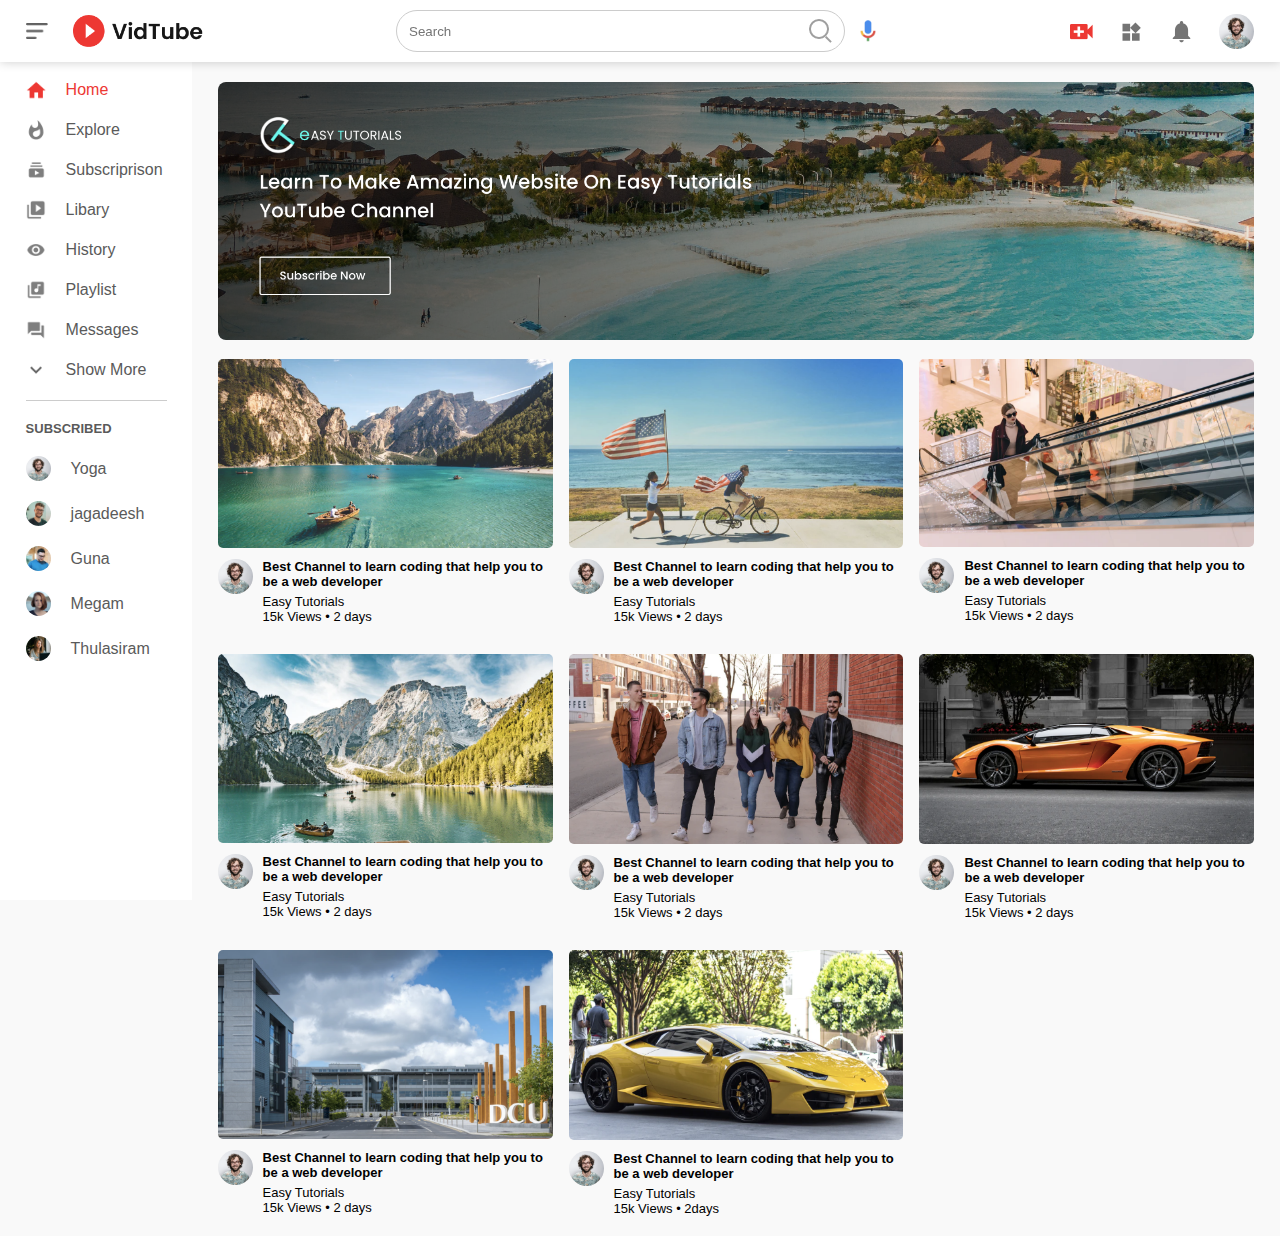
<file: index.html>
<!DOCTYPE html>
<html lang="en">
<head>
    <meta charset="UTF-8">
    <meta name="viewport" content="width=device-width, initial-scale=1.0">
    <title>Video Sharing Website  -Easy Tutorials YouTube Channel</title>
    <link rel="stylesheet" href="./index.css">
</head>
<body>
    <nav class="flex-div">
        <div class="nav-left flex-div">
            <img src="./menu.png" alt="" class="menu-icon">
            <img src="./logo.png" alt="" class="logo">
        </div>
        <div class="nav-middle flex-div">
            <div class="search-box flex-div">

                <input type="text" placeholder="Search">
                <img src="./search.png" alt="">
            </div>
            <img src="./voice-search.png" alt="" class="mic-icon">
        </div>
        <div class="nav-right flex-div">
            <img src="./upload.png" alt="">
            <img src="./more.png" alt="">
            <img src="./notification.png" alt="">
            <img src="./Jack.png" alt="" class="user-icon">
        </div>

    </nav>
    <div class="sidebar">
        <div class="shortcut-links">
            <a href=""><img src="./home.png" alt=""><p>Home</p></a>
            <a href=""><img src="./explore.png" alt=""><p>Explore</p></a>
            <a href=""><img src="./subscriprion.png" alt=""><p>Subscriprison</p></a>
            <a href=""><img src="./library.png" alt=""><p>Libary</p></a>
            <a href=""><img src="./history.png" alt=""><p>History</p></a>
            <a href=""><img src="./playlist.png" alt=""><p>Playlist</p></a>
            <a href=""><img src="./messages.png" alt=""><p>Messages</p></a>
            <a href=""><img src="./show-more.png" alt=""><p>Show More</p></a>
            <hr>

        </div>
        <div class="subscribed-list">
            <h3>SUBSCRIBED</h3>
           
            <a href=""><img src="./Jack.png" alt=""><p>Yoga</p></a>
            <a href=""><img src="./simon.png" alt=""><p>jagadeesh</p></a>
            <a href=""><img src="./tom.png" alt=""><p>Guna</p></a>
            <a href=""><img src="./megan.png" alt=""><p>Megam</p></a>
            <a href=""><img src="./cameron.png" alt=""><p>Thulasiram</p></a>
            

        </div>
    </div>
    <div class="container">
        <div class="banner">
            <img src="./banner.png" alt="">
        </div>
        <div class="list-container">
            <div class="vid-list">
                <a href="./playvideo.html">  <img src="./thumbnail1.png" alt="" class="thumbnail1"></a>
              
                <div class="flex-div">
                    <img src="./Jack.png" alt="">
                    <div class="vid-info">
                        <a href="./playvideo.html">Best Channel to learn coding that help you to be a web developer</a>
                        <p>Easy Tutorials</p>
                        <p>15k Views &bull; 2 days</p>
                    </div>
                </div>
            </div>
            <div class="vid-list">
                <a href="">  <img src="./thumbnail2.png" alt="" class="thumbnail1"></a>
              
                <div class="flex-div">
                    <img src="./Jack.png" alt="">
                    <div class="vid-info">
                        <a href="">Best Channel to learn coding that help you to be a web developer</a>
                        <p>Easy Tutorials</p>
                        <p>15k Views &bull; 2 days</p>
                    </div>
                </div>
            </div>
            <div class="vid-list">
                <a href="">  <img src="./thumbnail3.png" alt="" class="thumbnail1"></a>
              
                <div class="flex-div">
                    <img src="./Jack.png" alt="">
                    <div class="vid-info">
                        <a href="">Best Channel to learn coding that help you to be a web developer</a>
                        <p>Easy Tutorials</p>
                        <p>15k Views &bull; 2 days</p>
                    </div>
                </div>
            </div>
            <div class="vid-list">
                <a href="">  <img src="./thumbnail4.png" alt="" class="thumbnail1"></a>
              
                <div class="flex-div">
                    <img src="./Jack.png" alt="">
                    <div class="vid-info">
                        <a href="">Best Channel to learn coding that help you to be a web developer</a>
                        <p>Easy Tutorials</p>
                        <p>15k Views &bull; 2 days</p>
                    </div>
                </div>
            </div>
            <div class="vid-list">
                <a href="">  <img src="./thumbnail5.png" alt="" class="thumbnail1"></a>
              
                <div class="flex-div">
                    <img src="./Jack.png" alt="">
                    <div class="vid-info">
                        <a href="">Best Channel to learn coding that help you to be a web developer</a>
                        <p>Easy Tutorials</p>
                        <p>15k Views &bull; 2 days</p>
                    </div>
                </div>
            </div>
            <div class="vid-list">
                <a href="">  <img src="./thumbnail6.png" alt="" class="thumbnail1"></a>
              
                <div class="flex-div">
                    <img src="./Jack.png" alt="">
                    <div class="vid-info">
                        <a href="">Best Channel to learn coding that help you to be a web developer</a>
                        <p>Easy Tutorials</p>
                        <p>15k Views &bull; 2 days</p>
                    </div>
                </div>
            </div>
            <div class="vid-list">
                <a href="">  <img src="./thumbnail7.png" alt="" class="thumbnail1"></a>
              
                <div class="flex-div">
                    <img src="./Jack.png" alt="">
                    <div class="vid-info">
                        <a href="">Best Channel to learn coding that help you to be a web developer</a>
                        <p>Easy Tutorials</p>
                        <p>15k Views &bull; 2 days</p>
                    </div>
                </div>
            </div>
            <div class="vid-list">
                <a href="">  <img src="./thumbnail8.png" alt="" class="thumbnail1"></a>
              
                <div class="flex-div">
                    <img src="./Jack.png" alt="">
                    <div class="vid-info">
                        <a href="">Best Channel to learn coding that help you to be a web developer</a>
                        <p>Easy Tutorials</p>
                        <p>15k Views &bull; 2days</p>
                    </div>
                </div>
            </div>
        </div>
    </div>
    <script src="./script.js"></script>
</body>
</html>
</file>
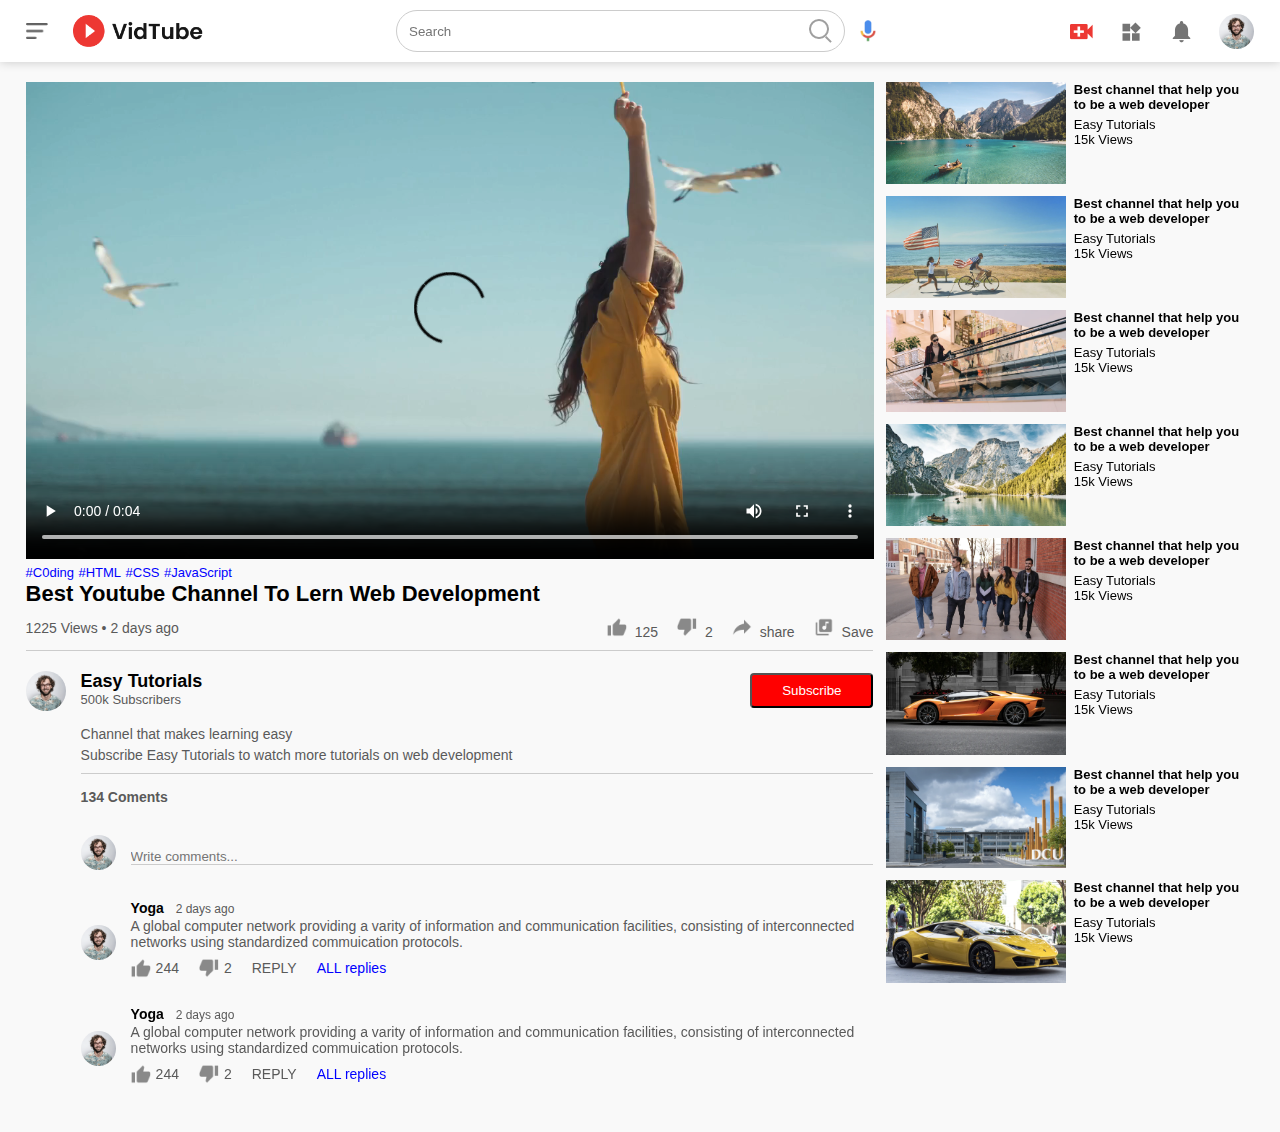
<file: playvideo.html>
<!DOCTYPE html>
<html lang="en">
<head>
    <meta charset="UTF-8">
    <meta name="viewport" content="width=device-width, initial-scale=1.0">
    <title>Play Video-Easy Tutorials Youtube Channel</title>
    <link rel="stylesheet" href="./index.css">
</head>
<body>
    <nav class="flex-div">
        <div class="nav-left flex-div">
            <img src="./menu.png" alt="" class="menu-icon">
            <img src="./logo.png" alt="" class="logo">
        </div>
        <div class="nav-middle flex-div">
            <div class="search-box flex-div">

                <input type="text" placeholder="Search">
                <img src="./search.png" alt="">
            </div>
            <img src="./voice-search.png" alt="" class="mic-icon">
        </div>
        <div class="nav-right flex-div">
            <img src="./upload.png" alt="">
            <img src="./more.png" alt="">
            <img src="./notification.png" alt="">
            <img src="./Jack.png" alt="" class="user-icon">
        </div>

    </nav>
    <div class="container play-container">
<div class="row">
    <div class="play-video">
        <video controls autoplay>
            <source src="./video.mp4" type="video/mp4">
        </video>
        <div class="tags">
            <a href="">#C0ding</a> <a href="">#HTML</a> <a href="">#CSS</a> <a href="">#JavaScript</a>
        </div>
        <h3>Best Youtube Channel To Lern Web Development</h3>
        <div class="play-video-info">
            <p>1225 Views &bull; 2 days ago</p>
            <div>
                <a href=""><img src="./like.png" alt="">125</a>
                <a href=""><img src="./dislike.png" alt="">2</a>
                <a href=""><img src="./share.png" alt="">share</a>
                <a href=""><img src="./save.png" alt="">Save</a>

            </div>
        </div>
        <hr>
        <div class="plublisher">
            <img src="./Jack.png" alt="">
            <div>
                <p>Easy Tutorials</p>
                <span>500k Subscribers</span>
            </div>
            <button type="button">Subscribe</button>
        </div>
        <div class="vid-description">
            <p>Channel that makes learning easy</p>
            <p>Subscribe Easy Tutorials to watch more tutorials on web development</p>
            <hr>
            <h4>134 Coments</h4>
            <div class="add-comment">
                <img src="./Jack.png" alt="">
                <input type="text" name="" id="" placeholder="Write comments...">
            </div>
            <div class="old-comment">
                <img src="./Jack.png" alt="">
                <div>
                    <h3>Yoga <span>2 days ago</span></h3>
                    <p>A global computer network providing a varity of information
                         and communication facilities, consisting of interconnected
                          networks using standardized commuication protocols.</p>
                          <div class="acomment-action">
                            <img src="./like.png" alt="">
                            <span>244</span>
                            <img src="./dislike.png" alt="">
                            <span>2</span>
                            <span>REPLY</span>
                            <a href="">ALL replies</a>
                            
                          </div>
                </div>
            </div>
            <div class="old-comment">
                <img src="./Jack.png" alt="">
                <div>
                    <h3>Yoga <span>2 days ago</span></h3>
                    <p>A global computer network providing a varity of information
                         and communication facilities, consisting of interconnected
                          networks using standardized commuication protocols.</p>
                          <div class="acomment-action">
                            <img src="./like.png" alt="">
                            <span>244</span>
                            <img src="./dislike.png" alt="">
                            <span>2</span>
                            <span>REPLY</span>
                            <a href="">ALL replies</a>
                            
                          </div>
                </div>
            </div>
        </div>

    </div>
    <div class="right-sidebar">
        <div class="side-video-list">
            <a href="" class="small-thumbnail"><img src="./thumbnail1.png" alt=""></a>
            
            <div class="vid-info">
                <a href="">Best channel that help you to be a web developer</a>
                <p>Easy Tutorials</p>
                <p>15k Views</p>

            </div>
        </div>
        <div class="side-video-list">
            <a href="" class="small-thumbnail"><img src="./thumbnail2.png" alt=""></a>
            
            <div class="vid-info">
                <a href="">Best channel that help you to be a web developer</a>
                <p>Easy Tutorials</p>
                <p>15k Views</p>

            </div>
        </div>
        <div class="side-video-list">
            <a href="" class="small-thumbnail"><img src="./thumbnail3.png" alt=""></a>
            
            <div class="vid-info">
                <a href="">Best channel that help you to be a web developer</a>
                <p>Easy Tutorials</p>
                <p>15k Views</p>

            </div>
        </div>
        <div class="side-video-list">
            <a href="" class="small-thumbnail"><img src="./thumbnail4.png" alt=""></a>
            
            <div class="vid-info">
                <a href="">Best channel that help you to be a web developer</a>
                <p>Easy Tutorials</p>
                <p>15k Views</p>

            </div>
        </div>
        <div class="side-video-list">
            <a href="" class="small-thumbnail"><img src="./thumbnail5.png" alt=""></a>
            
            <div class="vid-info">
                <a href="">Best channel that help you to be a web developer</a>
                <p>Easy Tutorials</p>
                <p>15k Views</p>

            </div>
        </div>
        <div class="side-video-list">
            <a href="" class="small-thumbnail"><img src="./thumbnail6.png" alt=""></a>
            
            <div class="vid-info">
                <a href="">Best channel that help you to be a web developer</a>
                <p>Easy Tutorials</p>
                <p>15k Views</p>

            </div>
        </div>
        <div class="side-video-list">
            <a href="" class="small-thumbnail"><img src="./thumbnail7.png" alt=""></a>
            
            <div class="vid-info">
                <a href="">Best channel that help you to be a web developer</a>
                <p>Easy Tutorials</p>
                <p>15k Views</p>

            </div>
        </div>
        <div class="side-video-list">
            <a href="" class="small-thumbnail"><img src="./thumbnail8.png" alt=""></a>
            
            <div class="vid-info">
                <a href="">Best channel that help you to be a web developer</a>
                <p>Easy Tutorials</p>
                <p>15k Views</p>

            </div>
        </div>
       
    </div>
</div>
    </div>
    
</body>
</html>
</file>
<file: index.css>
* {
    margin: 0;
    padding: 0;
    font-family: "poppins", sans-serif;
    box-sizing: border-box;
  }
  a {
    text-decoration: none;
    color: #5a5a5a;
  }
  img {
    cursor: pointer;
  }
  .flex-div {
    display: flex;
    align-items: center;
  }
  nav {
    padding: 10px 2%;
    justify-content: space-between;
    box-shadow: 0 0 10px rgba(0, 0, 0, 0.2);
    background: #fff;
    position: sticky;
    top: 0;
    z-index: 10;
  }
  .nav-right img {
    width: 25px;
    margin-right: 25px;
  }
  .nav-right .user-icon {
    width: 35px;
    border-radius: 50%;
    margin-right: 0;
  }
  .nav-left .menu-icon {
    width: 22px;
    margin-right: 25px;
  }
  .nav-left .logo {
    width: 130px;
  }
  .nav-middle .mic-icon {
    width: 16px;
  }
  .nav-middle .search-box {
    border: 1px solid #ccc;
    margin-right: 15px;
    padding: 8px 12px;
    border-radius: 25px;
  }
  .nav-middle .search-box input {
    width: 400px;
    border: 0;
    outline: 0;
    background: transparent;
  }
  s .nav-middle .search-box img {
    width: 15px;
  }
  .sidebar {
    background: #fff;
    width: 15%;
    height: 100vh;
    position: fixed;
    top: 0;
    padding-left: 2%;
    padding-top: 80px;
  }
  .shortcut-links a img {
    width: 20px;
    margin-right: 20px;
  }
  .shortcut-links a {
    display: flex;
    align-items: center;
    margin-bottom: 20px;
    width: fit-content;
    flex-wrap: wrap;
  }
  .shortcut-links a:first-child{
      color: #ed3833;
  }
  .sidebar hr{
      border: 0;
      height: 1px;
      background: #ccc;
      width: 85%;
  }
  .subscribed-list h3{
      font-size: 13px;
      margin: 20px 0;
      color: #5a5a5a;
  }
  .subscribed-list a{
      display: flex;
      align-items: center;
      margin-bottom: 20px;
      width: fit-content;
      flex-wrap: wrap;
  }
  .subscribed-list a img{
      width: 25px;
      border-radius: 50%;
      margin-right: 20px;
  }
  .small-sidebar{
      width: 5%;
  }
  .small-sidebar a p{
      display: none;
  }
  .small-sidebar h3{
      display: none;
  
  }
  .small-sidebar hr{
      width: 50%;
      margin-bottom: 25px;
  }
  
  
  .container{
      background: #f9f9f9;
      padding-left: 17%;
      padding-right: 2%;
      padding-top: 20px;
      padding-bottom: 20px;
  }
  .large-container{
      padding-left: 7%;
  
  }
  .banner{
      width: 100%;
  }
  .banner img{
      width: 100%;
      border-radius: 8px;
  }
  .list-container{
      display: grid;
      grid-template-columns: repeat(auto-fit,minmax(250px,1fr));
      grid-column-gap: 16px;
      grid-row-gap: 30px;
      margin-top: 15px;
  }
  .vid-list .thumbnail1{
      width: 100%;
      border-radius: 5px;
  
  }
  .vid-list .flex-div{
      align-items: flex-start;
      margin-top: 7px;
  }
  .vid-list .flex-div img{
      width: 35px;
      margin-right: 10px;
      border-radius: 50%;
  }
  .vid-info{
      counter-reset: #5a5a5a;
      font-size: 13px;
  
  }
  .vid-info a{
      color: #000;
      font-weight: 600;
      display: block;
      margin-bottom: 5px;
  
  }
  @media (max-width:900px){
    .menu-icon{
      display: none;
    }
    .sidebar{
      display: none;
    }
    .container,.large-container{
      padding-left: 5%;
      padding-right: 5%;
    }
    .nav-right img{
      display: none;
    }
    .nav-right .user-icon{
      display: block;
      width: 30px;
    }
    .nav-middle .search-box input{
      width: 100px;
    }
    .nav-middle .nav-icon{
      display: none;
    }
    .logo{
      width: 90px;
    }
  }
  
  
  
  
  .play-container{
    padding-left: 2%;
  }
  .row{
    display: flex;
    justify-content: space-between;
    flex-wrap: wrap;
  }
  .play-video{
    flex-basis: 69%;
  }
  .right-sidebar{
    flex-basis: 30%;
  }
  .play-video video{
    width: 100%;
  }
  .side-video-list{
    display: flex;
    justify-content: space-between;
    margin-bottom: 8px;
  }
  .side-video-list img{
    width: 100%;
  }
  .side-video-list .small-thumbnail{
    flex-basis: 49%;
  }
  .side-video-list .vid-info{
    flex-basis: 49%;
  }
  .play-video .tags a{
    color: #0000ff;
    font-size: 13px;
  }
  .play-video h3{
    font-size: 600;
    font-size: 22px;
  }
   .play-video .play-video-info{
    display: flex;
    align-items: center;
    justify-content: space-between;
    flex-wrap: wrap;
    margin-top: 10px;
    font-size: 14px;
    color: #5a5a5a;
   }
   .play-video .play-video-info a img{
    width: 20px;
    margin-right: 8px;
   }
   .play-video .play-video-info a {
    display: inline;
    align-items: center;
    margin-left: 15px;
    
   }
   .play-video hr{
    border: 0;
    height: 1px;
    background: #ccc;
    margin: 10px 0;
   }
   .plublisher{
    display: flex;
    align-items: center;
    margin-top: 20px;
   }
   .plublisher div{
    flex: 1;
    line-height: 18px;
   }
   .plublisher img{
    width: 40px;
    border-radius: 50%;
    margin-right: 15px;
   }
   .plublisher div p{
    color: #000;
    font-weight: 600;
    font-size: 18px;
   }
   .plublisher div span{
    font-size: 13px;
    color: #5a5a5a;
   }
   .plublisher button{
    background: red;
    color: #fff;
    padding: 8px 30px;
    border-radius: 0;
    outline: 0;
    border-radius: 4px;
    cursor: pointer;
   }
   .vid-description{
    padding-left: 55px;
    margin: 15px 0;
   }
   .vid-description p{
    font-size: 14px;
    margin-bottom: 5px;
    color:#5a5a5a ;
   }
   .vid-description h4{
    font-size: 14px;
    margin-top: 15px;
    color: #5a5a5a;
  
   }
   .add-comment{
    display: flex;
    align-items: center;
    margin: 30px 0;
   }
   .add-comment img{
    width: 35px;
    border-radius: 50%;
    margin-right: 15px;
   }
   .add-comment input{
    border: 0;
    outline: 0;
    border-bottom: 1px solid #ccc;
    width: 100%;
    padding-top: 10px;
    background: transparent
    
   }
   .old-comment{
    display: flex;
    align-items: center;
    margin: 20px 0;
   }
   .old-comment img{
    width: 35px;
    border-radius: 50%;
    margin-right: 15px;
   }
   .old-comment h3{
    font-size: 14px;
    margin-bottom: 2px;
   }
   .old-comment h3 span{
    font-size: 12px;
    color: #5a5a5a;
    font-weight: 500;
    margin-left: 8px;
   }
   .old-comment .acomment-action{
  display: flex;
  align-items: center;
  margin: 8px 0;
  font-size: 14px;
   }
   .old-comment .acomment-action img{
    border-radius: 0;
    width: 20px;
    margin-right: 5px;
   }
   .old-comment .acomment-action span{
    margin-right: 20px;
    color: #5a5a5a;
   }
   .old-comment .acomment-action a{
    color: #0000ff;
   }
  @media(max-width:900px){
    .play-video{
      flex-basis: 100%;
    }
    .right-sidebar{
      flex-basis: 100%;
    }
    .play-container{
      padding-left: 5%;
    }
    .vid-description{
      padding-left: 0;
    }
    .play-video .play-video-info a{
      margin-left: 0;
      margin-right: 15px;
      margin-top: 15px;
    }
  }
</file>
